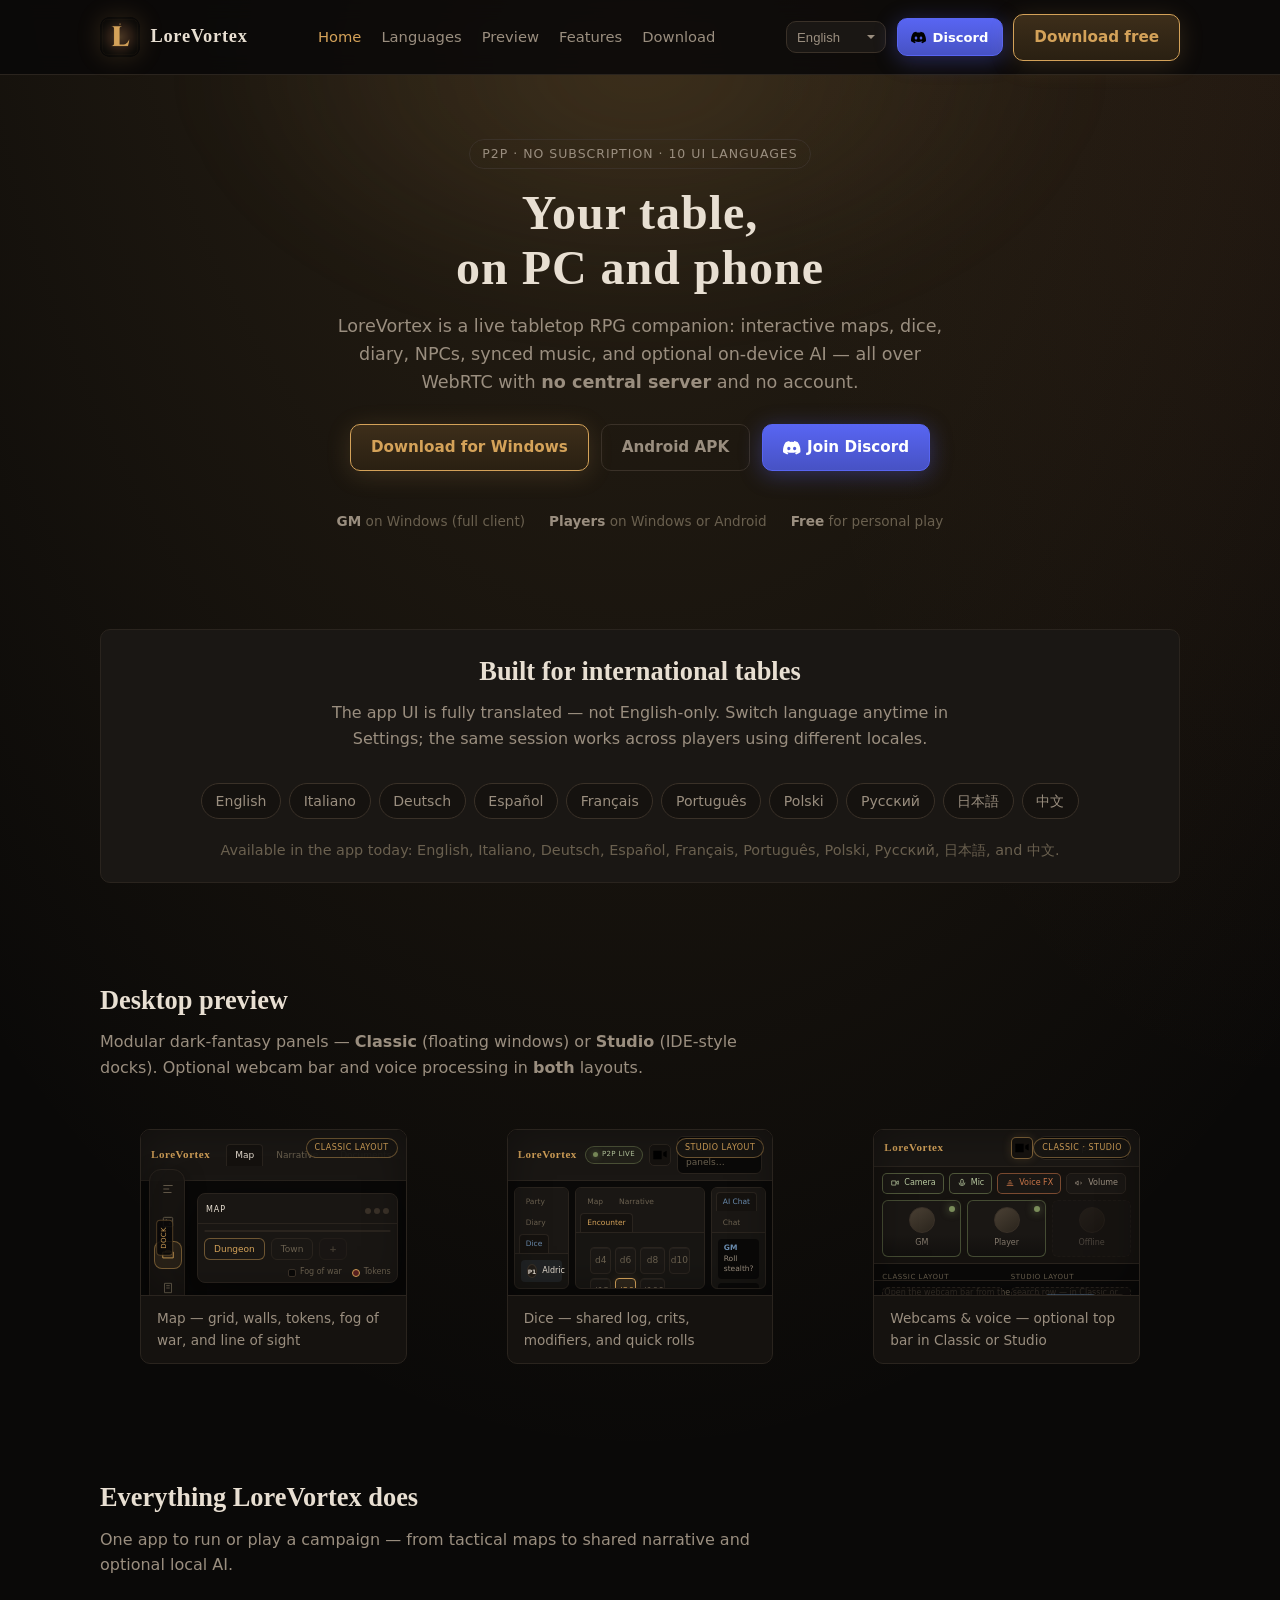
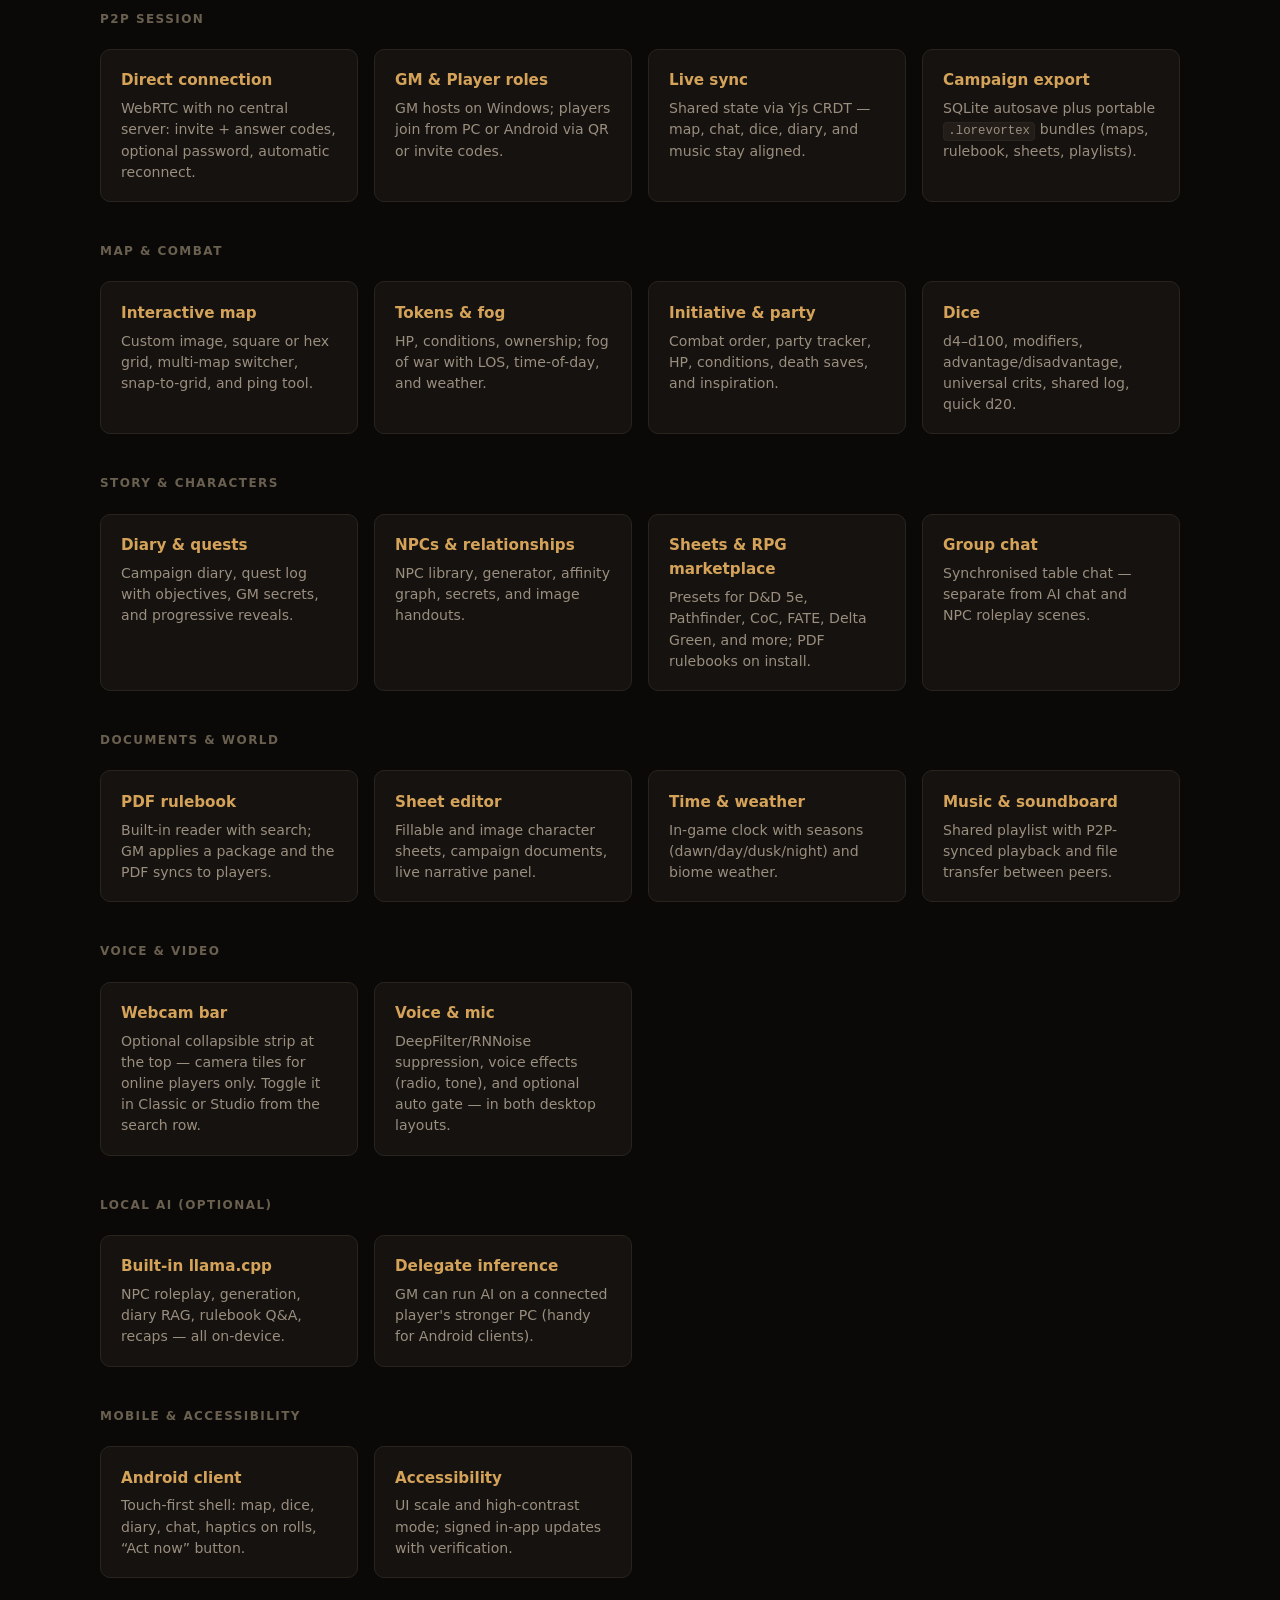
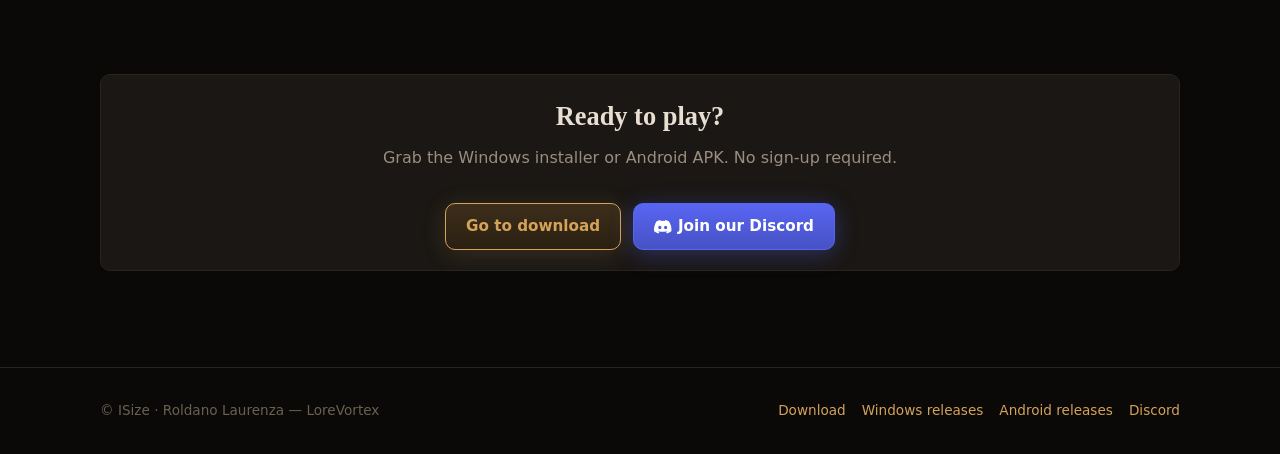
<file: index.html>
<!DOCTYPE html>
<html lang="en">
  <head>
    <meta charset="utf-8" />
    <meta name="viewport" content="width=device-width, initial-scale=1" />
    <meta
      name="description"
      content="LoreVortex — peer-to-peer tabletop RPG companion. Interactive maps, dice, diary, local AI, voice & video. Windows + Android. No central server."
    />
    <title>LoreVortex — P2P TTRPG Companion</title>
    <link rel="icon" href="assets/img/logo.png" type="image/png" />
    <link rel="stylesheet" href="assets/css/site.css?v=9" />
    <link rel="stylesheet" href="assets/css/wireframes.css?v=9" />
  </head>
  <body data-page="home" data-page-title-key="meta.title" data-page-desc-key="meta.description">
    <div class="hero-glow" aria-hidden="true"></div>

    <header class="site-header">
      <div class="wrap">
        <a class="logo" href="index.html">
          <img class="logo-mark" src="assets/img/logo.png" alt="LoreVortex" width="40" height="40" />
          LoreVortex
        </a>
        <nav class="site-nav" aria-label="Main">
          <a href="index.html" aria-current="page" data-i18n="nav.home">Home</a>
          <a href="#languages" data-i18n="nav.languages">Languages</a>
          <a href="#preview" data-i18n="nav.preview">Preview</a>
          <a href="#features" data-i18n="nav.features">Features</a>
          <a href="download.html" data-i18n="nav.download">Download</a>
        </nav>
        <div class="header-actions">
          <label class="lang-switch">
            <span class="sr-only" data-i18n="lang.label">Language</span>
            <select id="lang-select" aria-label="Language"></select>
          </label>
          <a
            class="btn btn-discord btn-discord--header"
            href="https://discord.gg/zVXSP4YbWC"
            rel="noopener noreferrer"
            target="_blank"
            aria-label="Discord"
          >
            <img class="btn-icon" src="assets/img/discord-icon.svg" width="18" height="18" alt="" />
            <span class="btn-discord-label" data-i18n="nav.discord">Discord</span>
          </a>
          <a class="btn btn-primary" href="download.html" data-i18n="nav.downloadCta">Download free</a>
        </div>
      </div>
    </header>

    <main>
      <section class="hero">
        <div class="wrap hero-inner">
          <span class="hero-badge reveal" data-i18n="hero.badge">P2P · No subscription · 10 UI languages</span>
          <h1 class="reveal" data-i18n="hero.title" data-i18n-html>Your table,<br />on PC and phone</h1>
          <p class="hero-lead reveal" data-i18n="hero.lead" data-i18n-html>
            LoreVortex is a live tabletop RPG companion…
          </p>
          <div class="hero-actions reveal">
            <a class="btn btn-primary" href="download.html#windows" data-i18n="hero.btnWin">Download for Windows</a>
            <a class="btn btn-ghost" href="download.html#android" data-i18n="hero.btnApk">Android APK</a>
            <a
              class="btn btn-discord"
              href="https://discord.gg/zVXSP4YbWC"
              rel="noopener noreferrer"
              target="_blank"
            >
              <svg class="btn-icon" viewBox="0 0 24 24" aria-hidden="true">
                <path
                  fill="currentColor"
                  d="M20.317 4.37a19.791 19.791 0 0 0-4.885-1.515.074.074 0 0 0-.079.037c-.21.375-.444.864-.608 1.25a18.27 18.27 0 0 0-5.487 0 12.64 12.64 0 0 0-.617-1.25.077.077 0 0 0-.079-.037A19.736 19.736 0 0 0 3.677 4.37a.07.07 0 0 0-.032.027C.533 9.046-.32 13.58.099 18.057a.082.082 0 0 0 .031.057 19.9 19.9 0 0 0 5.993 3.03.078.078 0 0 0 .084-.028 14.09 14.09 0 0 0 1.226-1.994.076.076 0 0 0-.041-.106 13.107 13.107 0 0 1-1.872-.892.077.077 0 0 1-.008-.128 10.2 10.2 0 0 0 .372-.292.074.074 0 0 1 .077-.01c3.928 1.793 8.18 1.793 12.062 0a.074.074 0 0 1 .078.01c.12.098.246.198.373.292a.077.077 0 0 1-.006.127 12.299 12.299 0 0 1-1.873.892.077.077 0 0 0-.041.107c.36.698.772 1.362 1.225 1.993a.076.076 0 0 0 .084.028 19.839 19.839 0 0 0 6.002-3.03.077.077 0 0 0 .032-.054c.5-5.177-.838-9.674-3.549-13.66a.061.061 0 0 0-.031-.03zM8.02 15.33c-1.183 0-2.157-1.085-2.157-2.419 0-1.333.956-2.419 2.157-2.419 1.21 0 2.176 1.096 2.157 2.419 0 1.334-.956 2.419-2.157 2.419zm7.975 0c-1.183 0-2.157-1.085-2.157-2.419 0-1.333.955-2.419 2.157-2.419 1.21 0 2.176 1.096 2.157 2.419 0 1.334-.946 2.419-2.157 2.419z"
                />
              </svg>
              <span data-i18n="hero.btnDiscord">Join Discord</span>
            </a>
          </div>
          <div class="hero-meta reveal">
            <span data-i18n="hero.metaGm" data-i18n-html><strong>GM</strong> on Windows</span>
            <span data-i18n="hero.metaPlayers" data-i18n-html><strong>Players</strong> on Windows or Android</span>
            <span data-i18n="hero.metaFree" data-i18n-html><strong>Free</strong> for personal play</span>
          </div>
        </div>
      </section>

      <section id="languages" class="langs-section">
        <div class="wrap panel reveal">
          <h2 class="section-title" data-i18n="langs.title">Built for international tables</h2>
          <p class="section-lead" data-i18n="langs.lead">
            The app UI is fully translated — not English-only.
          </p>
          <ul class="lang-pills" aria-label="Supported UI languages">
            <li>English</li>
            <li>Italiano</li>
            <li>Deutsch</li>
            <li>Español</li>
            <li>Français</li>
            <li>Português</li>
            <li>Polski</li>
            <li>Русский</li>
            <li>日本語</li>
            <li>中文</li>
          </ul>
          <p class="langs-note" data-i18n="langs.note">
            Available in the app today: English, Italiano, Deutsch…
          </p>
        </div>
      </section>

      <section id="preview">
        <div class="wrap">
          <h2 class="section-title reveal" data-i18n="shots.title">Desktop preview</h2>
          <p class="section-lead reveal" data-i18n="shots.lead" data-i18n-html>
            Modular dark-fantasy panels — <strong>Classic</strong> or <strong>Studio</strong>. Optional webcam bar and voice processing in both.
          </p>
          <div class="shots">
            <!-- Classic: map panel -->
            <figure class="shot reveal">
              <div class="mock-app mock-app--classic" role="img" aria-labelledby="mock-map-cap">
                <span class="mock-layout-tag" data-i18n="mock.layoutClassic">Classic layout</span>
                <header class="mock-chrome">
                  <div class="mock-chrome-row">
                    <span class="mock-brand">LoreVortex</span>
                    <div class="mock-ws-tabs">
                      <span class="is-on" data-i18n="mock.tabMap">Map</span>
                      <span data-i18n="mock.tabNarr">Narrative</span>
                      <span data-i18n="mock.tabDocs">Documents</span>
                    </div>
                    <div class="mock-toolbar">
                      <span class="mock-p2p-dot" title="Connected"><span data-i18n="mock.p2p">P2P live</span></span>
                      <span class="mock-icon-btn" title="Webcam bar">
                        <svg viewBox="0 0 24 24"><path d="M4 7h10v10H4V7zm12 2 4-2v8l-4-2V9z"/></svg>
                      </span>
                      <span class="mock-search" data-i18n="mock.search">Search panels…</span>
                    </div>
                  </div>
                </header>
                <div class="mock-body">
                  <span class="mock-anno mock-anno--dock" aria-hidden="true">Dock</span>
                  <nav class="mock-rail" aria-hidden="true">
                    <span class="mock-rail-item"><svg viewBox="0 0 24 24"><path d="M4 6h16M4 12h10M4 18h14"/></svg></span>
                    <span class="mock-rail-item"><svg viewBox="0 0 24 24"><rect x="4" y="4" width="16" height="16" rx="2"/><circle cx="9" cy="9" r="1"/><circle cx="15" cy="15" r="1"/></svg></span>
                    <span class="mock-rail-item is-on"><svg viewBox="0 0 24 24"><path d="M3 7h18v10H3z"/><path d="M8 7V5h8v2"/></svg></span>
                    <span class="mock-rail-item"><svg viewBox="0 0 24 24"><path d="M6 4h12v16H6z"/><path d="M9 8h6M9 12h6"/></svg></span>
                  </nav>
                  <div class="mock-slide-panel mock-slide-panel--wide mock-float-panel">
                    <div class="mock-panel-grip" aria-hidden="true"></div>
                    <div class="mock-panel-title">
                      <span data-i18n="mock.tabMap">Map</span>
                      <div class="mock-panel-dots"><i></i><i></i><i></i></div>
                    </div>
                    <div class="mock-map-wrap">
                      <div class="mock-map-view">
                        <div class="mock-map-texture"></div>
                        <div class="mock-fog"></div>
                        <div class="mock-wall mock-wall--1"></div>
                        <div class="mock-wall mock-wall--2"></div>
                        <div class="mock-wall mock-wall--3"></div>
                        <div class="mock-los"></div>
                        <span class="mock-token mock-token--g mock-token--sel">GM</span>
                        <span class="mock-token mock-token--p">P1</span>
                        <span class="mock-token mock-token--n">NPC</span>
                        <span class="mock-ping"></span>
                        <span class="mock-anno mock-anno--los" data-i18n="mock.los">Line of sight</span>
                      </div>
                      <div class="mock-map-footer">
                        <span class="mock-pill is-on" data-i18n="mock.mapTab1">Dungeon</span>
                        <span class="mock-pill" data-i18n="mock.mapTab2">Town</span>
                        <span class="mock-pill mock-pill--add">+</span>
                        <div class="mock-legend">
                          <span><i class="mock-swatch mock-swatch--fog"></i><span data-i18n="mock.fog">Fog of war</span></span>
                          <span><i class="mock-swatch mock-swatch--tok"></i><span data-i18n="mock.tokens">Tokens</span></span>
                        </div>
                      </div>
                    </div>
                  </div>
                </div>
              </div>
              <figcaption id="mock-map-cap" data-i18n="shots.map">Map — grid, walls, tokens, fog of war, and line of sight</figcaption>
            </figure>

            <!-- Studio: dice in center tabs -->
            <figure class="shot reveal">
              <div class="mock-app mock-app--studio" role="img" aria-labelledby="mock-dice-cap">
                <span class="mock-layout-tag mock-layout-tag--studio" data-i18n="mock.layoutStudio">Studio layout</span>
                <header class="mock-chrome">
                  <div class="mock-chrome-row">
                    <span class="mock-brand">LoreVortex</span>
                    <div class="mock-toolbar" style="margin-left: auto">
                      <span class="mock-p2p-dot"><span data-i18n="mock.p2p">P2P live</span></span>
                      <span class="mock-icon-btn">
                        <svg viewBox="0 0 24 24"><path d="M4 7h10v10H4V7zm12 2 4-2v8l-4-2V9z"/></svg>
                      </span>
                      <span class="mock-search" data-i18n="mock.search">Search panels…</span>
                    </div>
                  </div>
                </header>
                <div class="mock-body mock-body--studio">
                  <aside class="mock-studio-col mock-studio-col--left">
                    <div class="mock-studio-tabs">
                      <span data-i18n="mock.tabParty">Party</span>
                      <span data-i18n="mock.tabDiary">Diary</span>
                      <span class="is-on" data-i18n="mock.dicePanel">Dice</span>
                    </div>
                    <div class="mock-studio-list">
                      <span class="is-on"><i>P1</i> Aldric</span>
                      <span><i>P2</i> Mira</span>
                      <span><i>GM</i> Narrator</span>
                    </div>
                  </aside>
                  <div class="mock-studio-col mock-studio-col--center">
                    <div class="mock-studio-tabs mock-studio-tabs--center">
                      <span data-i18n="mock.tabMap">Map</span>
                      <span data-i18n="mock.tabNarr">Narrative</span>
                      <span class="is-on" data-i18n="mock.tabEncounter">Encounter</span>
                    </div>
                    <div class="mock-studio-center">
                      <div class="mock-dice-grid">
                        <span class="mock-die">d4</span><span class="mock-die">d6</span><span class="mock-die">d8</span><span class="mock-die">d10</span>
                        <span class="mock-die">d12</span><span class="mock-die is-on">d20</span><span class="mock-die">d100</span>
                      </div>
                      <div class="mock-dice-row">
                        <span class="mock-input">2</span>
                        <span class="mock-input mock-input--mod">+5</span>
                        <span class="mock-btn-roll" data-i18n="mock.roll">Roll</span>
                      </div>
                      <div class="mock-log">
                        <div class="mock-log-line is-ok">
                          <strong>Aldric</strong> · d20 → <em>18</em> +5 = <strong>23</strong>
                        </div>
                        <div class="mock-log-line is-crit">
                          <strong>Mira</strong> · d20 → <em>1</em> · <span data-i18n="mock.critFail">crit fail</span>
                        </div>
                        <div class="mock-log-line">
                          <strong>GM</strong> · <span data-i18n="mock.perception">Perception</span> · 14
                        </div>
                      </div>
                    </div>
                  </div>
                  <aside class="mock-studio-col mock-studio-col--right">
                    <div class="mock-studio-tabs">
                      <span class="is-on" data-i18n="mock.tabAi">AI Chat</span>
                      <span data-i18n="mock.tabChat">Chat</span>
                    </div>
                    <div class="mock-studio-chat">
                      <p><strong>GM</strong> Roll stealth?</p>
                      <p><strong>P1</strong> On it.</p>
                    </div>
                  </aside>
                </div>
              </div>
              <figcaption id="mock-dice-cap" data-i18n="shots.dice">Dice — shared log, crits, modifiers, and quick rolls</figcaption>
            </figure>

            <!-- Webcam + voice: Classic or Studio -->
            <figure class="shot reveal">
              <div class="mock-app mock-app--av" role="img" aria-labelledby="mock-av-cap">
                <span class="mock-layout-tag" data-i18n="mock.layoutBoth">Classic · Studio</span>
                <header class="mock-chrome">
                  <div class="mock-chrome-row">
                    <span class="mock-brand">LoreVortex</span>
                    <div class="mock-toolbar" style="margin-left: auto">
                      <span class="mock-icon-btn is-on">
                        <svg viewBox="0 0 24 24"><path d="M4 7h10v10H4V7zm12 2 4-2v8l-4-2V9z"/></svg>
                      </span>
                      <span class="mock-search" data-i18n="mock.search">Search panels…</span>
                    </div>
                  </div>
                </header>
                <div class="mock-body mock-body--av">
                  <div class="mock-webcam-bar">
                    <div class="mock-webcam-controls">
                      <span class="mock-ctrl is-on">
                        <svg viewBox="0 0 24 24"><path d="M4 7h10v10H4V7zm12 2 4-2v8l-4-2V9z"/></svg>
                        <span data-i18n="mock.cam">Camera</span>
                      </span>
                      <span class="mock-ctrl is-on">
                        <svg viewBox="0 0 24 24"><path d="M12 3a3 3 0 0 1 3 3v6a3 3 0 0 1-6 0V6a3 3 0 0 1 3-3z"/><path d="M5 11a7 7 0 0 0 14 0"/></svg>
                        <span data-i18n="mock.mic">Mic</span>
                      </span>
                      <span class="mock-ctrl is-fx">
                        <svg viewBox="0 0 24 24"><path d="M4 18h16M6 14h12M8 10h8M10 6h4"/></svg>
                        <span data-i18n="mock.voiceFx">Voice FX</span>
                      </span>
                      <span class="mock-ctrl">
                        <svg viewBox="0 0 24 24"><path d="M4 10v4h2l4 3V7L6 10H4z"/><path d="M16 9a4 4 0 0 1 0 6"/></svg>
                        <span data-i18n="mock.volume">Volume</span>
                      </span>
                    </div>
                    <div class="mock-webcam-tiles">
                      <div class="mock-tile is-live">
                        <span class="mock-tile-live"></span>
                        <span class="mock-tile-av"></span>
                        <span class="mock-tile-name">GM</span>
                      </div>
                      <div class="mock-tile is-live">
                        <span class="mock-tile-live"></span>
                        <span class="mock-tile-av"></span>
                        <span class="mock-tile-name" data-i18n="mock.player">Player</span>
                      </div>
                      <div class="mock-tile is-empty">
                        <span class="mock-tile-av"></span>
                        <span class="mock-tile-name" data-i18n="mock.offline">Offline</span>
                      </div>
                    </div>
                  </div>
                  <div class="mock-compare">
                    <div class="mock-compare-pane">
                      <span class="mock-compare-label" data-i18n="mock.layoutClassic">Classic</span>
                      <div class="mock-compare-classic">
                        <div class="mock-rail mock-rail--mini" aria-hidden="true">
                          <span class="mock-rail-item is-on"></span>
                          <span class="mock-rail-item"></span>
                        </div>
                        <div class="mock-mini-panel"></div>
                      </div>
                    </div>
                    <div class="mock-compare-pane">
                      <span class="mock-compare-label" data-i18n="mock.layoutStudio">Studio</span>
                      <div class="mock-compare-studio">
                        <span></span><span class="is-on"></span><span></span>
                      </div>
                    </div>
                  </div>
                  <p class="mock-footnote mock-footnote--av" data-i18n="mock.avCallout">
                    Toggle the webcam bar from the search row — in Classic or Studio. Only online players appear; mic noise suppression and voice effects apply in both layouts.
                  </p>
                </div>
              </div>
              <figcaption id="mock-av-cap" data-i18n="shots.av">Webcams &amp; voice — optional bar in Classic or Studio</figcaption>
            </figure>
          </div>
        </div>
      </section>

      <section id="features">
        <div class="wrap">
          <h2 class="section-title reveal" data-i18n="feat.title">Everything LoreVortex does</h2>
          <p class="section-lead reveal" data-i18n="feat.lead">One app to run or play a campaign…</p>

          <div class="feature-grid">
            <h3 class="feature-group-title reveal" data-i18n="feat.g.p2p">P2P session</h3>
            <article class="feature-card reveal">
              <h3 data-i18n="feat.p2p1.t">Direct connection</h3>
              <p data-i18n="feat.p2p1.d">WebRTC with no central server…</p>
            </article>
            <article class="feature-card reveal">
              <h3 data-i18n="feat.p2p2.t">GM & Player roles</h3>
              <p data-i18n="feat.p2p2.d">GM hosts on Windows…</p>
            </article>
            <article class="feature-card reveal">
              <h3 data-i18n="feat.p2p3.t">Live sync</h3>
              <p data-i18n="feat.p2p3.d">Shared state via Yjs CRDT…</p>
            </article>
            <article class="feature-card reveal">
              <h3 data-i18n="feat.p2p4.t">Campaign export</h3>
              <p data-i18n="feat.p2p4.d" data-i18n-html>SQLite autosave plus…</p>
            </article>

            <h3 class="feature-group-title reveal" data-i18n="feat.g.map">Map & combat</h3>
            <article class="feature-card reveal">
              <h3 data-i18n="feat.map1.t">Interactive map</h3>
              <p data-i18n="feat.map1.d">Custom image, square or hex grid…</p>
            </article>
            <article class="feature-card reveal">
              <h3 data-i18n="feat.map2.t">Tokens & fog</h3>
              <p data-i18n="feat.map2.d">HP, conditions, ownership…</p>
            </article>
            <article class="feature-card reveal">
              <h3 data-i18n="feat.map3.t">Initiative & party</h3>
              <p data-i18n="feat.map3.d">Combat order, party tracker…</p>
            </article>
            <article class="feature-card reveal">
              <h3 data-i18n="feat.map4.t">Dice</h3>
              <p data-i18n="feat.map4.d">d4–d100, modifiers…</p>
            </article>

            <h3 class="feature-group-title reveal" data-i18n="feat.g.narr">Story & characters</h3>
            <article class="feature-card reveal">
              <h3 data-i18n="feat.narr1.t">Diary & quests</h3>
              <p data-i18n="feat.narr1.d">Campaign diary, quest log…</p>
            </article>
            <article class="feature-card reveal">
              <h3 data-i18n="feat.narr2.t">NPCs & relationships</h3>
              <p data-i18n="feat.narr2.d">NPC library, generator…</p>
            </article>
            <article class="feature-card reveal">
              <h3 data-i18n="feat.narr3.t">Sheets & RPG marketplace</h3>
              <p data-i18n="feat.narr3.d">Presets for D&D 5e…</p>
            </article>
            <article class="feature-card reveal">
              <h3 data-i18n="feat.narr4.t">Group chat</h3>
              <p data-i18n="feat.narr4.d">Synchronised table chat…</p>
            </article>

            <h3 class="feature-group-title reveal" data-i18n="feat.g.docs">Documents & world</h3>
            <article class="feature-card reveal">
              <h3 data-i18n="feat.doc1.t">PDF rulebook</h3>
              <p data-i18n="feat.doc1.d">Built-in reader with search…</p>
            </article>
            <article class="feature-card reveal">
              <h3 data-i18n="feat.doc2.t">Sheet editor</h3>
              <p data-i18n="feat.doc2.d">Fillable character sheets…</p>
            </article>
            <article class="feature-card reveal">
              <h3 data-i18n="feat.doc3.t">Time & weather</h3>
              <p data-i18n="feat.doc3.d">In-game clock with seasons…</p>
            </article>
            <article class="feature-card reveal">
              <h3 data-i18n="feat.doc4.t">Music & soundboard</h3>
              <p data-i18n="feat.doc4.d">Shared playlist with P2P sync…</p>
            </article>

            <h3 class="feature-group-title reveal" data-i18n="feat.g.stream">Voice & video</h3>
            <article class="feature-card reveal">
              <h3 data-i18n="feat.str1.t">Webcam bar</h3>
              <p data-i18n="feat.str1.d">Optional collapsible strip at the top — camera tiles for online players only. Toggle it in Classic or Studio from the search row.</p>
            </article>
            <article class="feature-card reveal">
              <h3 data-i18n="feat.str2.t">Voice & mic</h3>
              <p data-i18n="feat.str2.d">DeepFilter/RNNoise processing…</p>
            </article>

            <h3 class="feature-group-title reveal" data-i18n="feat.g.ai">Local AI (optional)</h3>
            <article class="feature-card reveal">
              <h3 data-i18n="feat.ai1.t">Built-in llama.cpp</h3>
              <p data-i18n="feat.ai1.d">NPC roleplay, generation…</p>
            </article>
            <article class="feature-card reveal">
              <h3 data-i18n="feat.ai2.t">Delegate inference</h3>
              <p data-i18n="feat.ai2.d">GM can run AI on a player's PC…</p>
            </article>

            <h3 class="feature-group-title reveal" data-i18n="feat.g.mobile">Mobile & accessibility</h3>
            <article class="feature-card reveal">
              <h3 data-i18n="feat.mob1.t">Android client</h3>
              <p data-i18n="feat.mob1.d">Touch-first shell…</p>
            </article>
            <article class="feature-card reveal">
              <h3 data-i18n="feat.mob2.t">Accessibility</h3>
              <p data-i18n="feat.mob2.d">UI scale and high contrast…</p>
            </article>
          </div>
        </div>
      </section>

      <section>
        <div class="wrap panel cta-panel reveal">
          <h2 class="section-title" data-i18n="cta.title">Ready to play?</h2>
          <p class="section-lead" data-i18n="cta.lead">Grab the Windows installer or Android APK.</p>
          <div class="cta-actions">
            <a class="btn btn-primary" href="download.html" data-i18n="cta.btn">Go to download</a>
            <a
              class="btn btn-discord"
              href="https://discord.gg/zVXSP4YbWC"
              rel="noopener noreferrer"
              target="_blank"
            >
              <svg class="btn-icon" viewBox="0 0 24 24" aria-hidden="true">
                <path
                  fill="currentColor"
                  d="M20.317 4.37a19.791 19.791 0 0 0-4.885-1.515.074.074 0 0 0-.079.037c-.21.375-.444.864-.608 1.25a18.27 18.27 0 0 0-5.487 0 12.64 12.64 0 0 0-.617-1.25.077.077 0 0 0-.079-.037A19.736 19.736 0 0 0 3.677 4.37a.07.07 0 0 0-.032.027C.533 9.046-.32 13.58.099 18.057a.082.082 0 0 0 .031.057 19.9 19.9 0 0 0 5.993 3.03.078.078 0 0 0 .084-.028 14.09 14.09 0 0 0 1.226-1.994.076.076 0 0 0-.041-.106 13.107 13.107 0 0 1-1.872-.892.077.077 0 0 1-.008-.128 10.2 10.2 0 0 0 .372-.292.074.074 0 0 1 .077-.01c3.928 1.793 8.18 1.793 12.062 0a.074.074 0 0 1 .078.01c.12.098.246.198.373.292a.077.077 0 0 1-.006.127 12.299 12.299 0 0 1-1.873.892.077.077 0 0 0-.041.107c.36.698.772 1.362 1.225 1.993a.076.076 0 0 0 .084.028 19.839 19.839 0 0 0 6.002-3.03.077.077 0 0 0 .032-.054c.5-5.177-.838-9.674-3.549-13.66a.061.061 0 0 0-.031-.03zM8.02 15.33c-1.183 0-2.157-1.085-2.157-2.419 0-1.333.956-2.419 2.157-2.419 1.21 0 2.176 1.096 2.157 2.419 0 1.334-.956 2.419-2.157 2.419zm7.975 0c-1.183 0-2.157-1.085-2.157-2.419 0-1.333.955-2.419 2.157-2.419 1.21 0 2.176 1.096 2.157 2.419 0 1.334-.946 2.419-2.157 2.419z"
                />
              </svg>
              <span data-i18n="cta.btnDiscord">Join our Discord</span>
            </a>
          </div>
        </div>
      </section>
    </main>

    <footer class="site-footer">
      <div class="wrap">
        <span data-i18n="foot.copy">© ISize · Roldano Laurenza — LoreVortex</span>
        <div class="footer-links">
          <a href="download.html" data-i18n="nav.download">Download</a>
          <a href="https://github.com/ISizeITA/LoreVortex-releases/releases" rel="noopener" data-i18n="foot.win">Windows releases</a>
          <a href="https://github.com/ISizeITA/LoreVortex-Mobile/releases" rel="noopener" data-i18n="foot.and">Android releases</a>
          <a href="https://discord.gg/zVXSP4YbWC" rel="noopener" data-i18n="foot.discord">Discord</a>
        </div>
      </div>
    </footer>

    <script type="module">
      import { initSite } from "./assets/js/site.js?v=9";
      initSite();
    </script>
  </body>
</html>
</file>
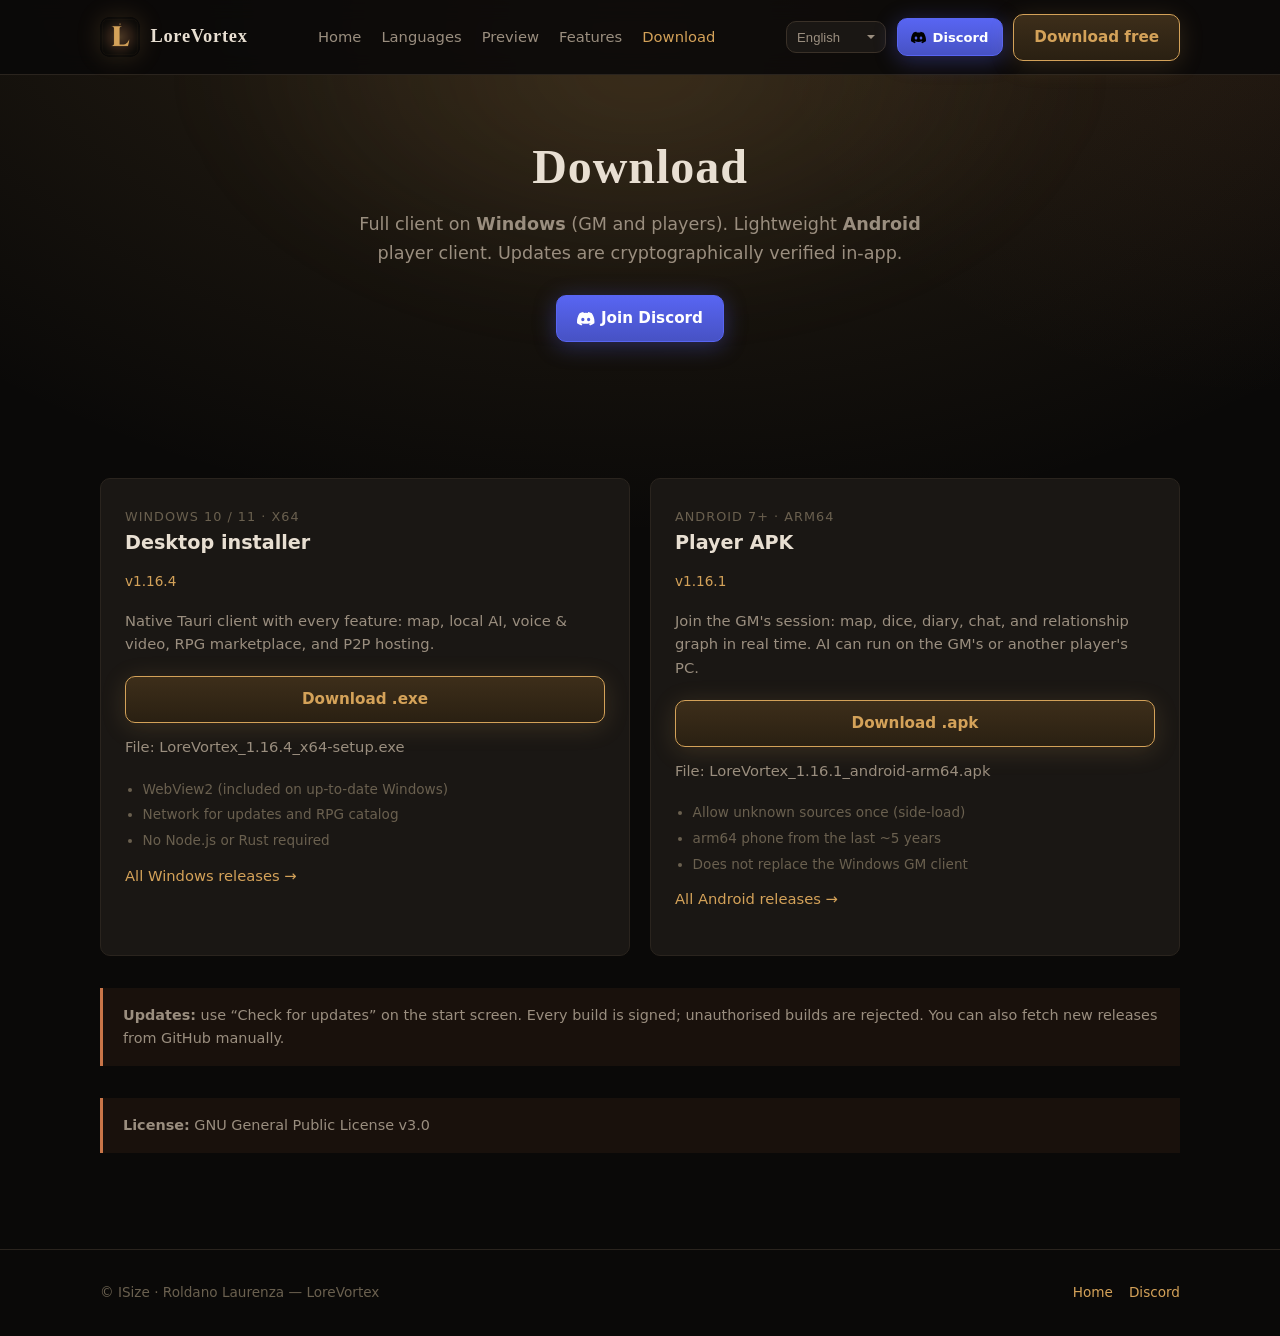
<file: download.html>
<!DOCTYPE html>
<html lang="en">
  <head>
    <meta charset="utf-8" />
    <meta name="viewport" content="width=device-width, initial-scale=1" />
    <meta
      name="description"
      content="Download LoreVortex — Windows installer (.exe) and Android APK. Free P2P TTRPG companion."
    />
    <title>Download — LoreVortex</title>
    <link rel="icon" href="assets/img/logo.png" type="image/png" />
    <link rel="stylesheet" href="assets/css/site.css?v=9" />
  </head>
  <body
    data-page="download"
    data-page-title-key="meta.downloadTitle"
    data-page-desc-key="meta.downloadDescription"
  >
    <div class="hero-glow" aria-hidden="true"></div>

    <header class="site-header">
      <div class="wrap">
        <a class="logo" href="index.html">
          <img class="logo-mark" src="assets/img/logo.png" alt="LoreVortex" width="40" height="40" />
          LoreVortex
        </a>
        <nav class="site-nav" aria-label="Main">
          <a href="index.html" data-i18n="nav.home">Home</a>
          <a href="index.html#languages" data-i18n="nav.languages">Languages</a>
          <a href="index.html#preview" data-i18n="nav.preview">Preview</a>
          <a href="index.html#features" data-i18n="nav.features">Features</a>
          <a href="download.html" aria-current="page" data-i18n="nav.download">Download</a>
        </nav>
        <div class="header-actions">
          <label class="lang-switch">
            <span class="sr-only" data-i18n="lang.label">Language</span>
            <select id="lang-select" aria-label="Language"></select>
          </label>
          <a
            class="btn btn-discord btn-discord--header"
            href="https://discord.gg/zVXSP4YbWC"
            rel="noopener noreferrer"
            target="_blank"
            aria-label="Discord"
          >
            <img class="btn-icon" src="assets/img/discord-icon.svg" width="18" height="18" alt="" />
            <span class="btn-discord-label" data-i18n="nav.discord">Discord</span>
          </a>
          <a class="btn btn-primary" href="#windows" data-i18n="nav.downloadCta">Download free</a>
        </div>
      </div>
    </header>

    <main>
      <section class="hero hero-compact">
        <div class="wrap hero-inner">
          <h1 class="reveal" data-i18n="dl.title">Download</h1>
          <p class="hero-lead" data-i18n="dl.lead" data-i18n-html>
            Full client on Windows…
          </p>
          <div class="hero-actions">
            <a
              class="btn btn-discord"
              href="https://discord.gg/zVXSP4YbWC"
              rel="noopener noreferrer"
              target="_blank"
            >
              <svg class="btn-icon" viewBox="0 0 24 24" aria-hidden="true">
                <path
                  fill="currentColor"
                  d="M20.317 4.37a19.791 19.791 0 0 0-4.885-1.515.074.074 0 0 0-.079.037c-.21.375-.444.864-.608 1.25a18.27 18.27 0 0 0-5.487 0 12.64 12.64 0 0 0-.617-1.25.077.077 0 0 0-.079-.037A19.736 19.736 0 0 0 3.677 4.37a.07.07 0 0 0-.032.027C.533 9.046-.32 13.58.099 18.057a.082.082 0 0 0 .031.057 19.9 19.9 0 0 0 5.993 3.03.078.078 0 0 0 .084-.028 14.09 14.09 0 0 0 1.226-1.994.076.076 0 0 0-.041-.106 13.107 13.107 0 0 1-1.872-.892.077.077 0 0 1-.008-.128 10.2 10.2 0 0 0 .372-.292.074.074 0 0 1 .077-.01c3.928 1.793 8.18 1.793 12.062 0a.074.074 0 0 1 .078.01c.12.098.246.198.373.292a.077.077 0 0 1-.006.127 12.299 12.299 0 0 1-1.873.892.077.077 0 0 0-.041.107c.36.698.772 1.362 1.225 1.993a.076.076 0 0 0 .084.028 19.839 19.839 0 0 0 6.002-3.03.077.077 0 0 0 .032-.054c.5-5.177-.838-9.674-3.549-13.66a.061.061 0 0 0-.031-.03zM8.02 15.33c-1.183 0-2.157-1.085-2.157-2.419 0-1.333.956-2.419 2.157-2.419 1.21 0 2.176 1.096 2.157 2.419 0 1.334-.956 2.419-2.157 2.419zm7.975 0c-1.183 0-2.157-1.085-2.157-2.419 0-1.333.955-2.419 2.157-2.419 1.21 0 2.176 1.096 2.157 2.419 0 1.334-.946 2.419-2.157 2.419z"
                />
              </svg>
              <span data-i18n="hero.btnDiscord">Join Discord</span>
            </a>
          </div>
        </div>
      </section>

      <section>
        <div class="wrap">
          <div class="download-grid">
            <article class="download-card" id="windows">
              <span class="platform" data-i18n="dl.win.platform">Windows 10 / 11 · x64</span>
              <h2 data-i18n="dl.win.h">Desktop installer</h2>
              <p class="version" data-release="desktop" data-role="version">…</p>
              <p data-i18n="dl.win.p">Native Tauri client with every feature…</p>
              <a
                class="btn btn-primary btn-shimmer"
                data-release="desktop"
                data-role="download"
                href="https://github.com/ISizeITA/LoreVortex-releases/releases/latest"
                data-i18n="dl.win.btn"
              >
                Download .exe
              </a>
              <p class="file-line">
                <span data-i18n="dl.win.file">File:</span>
                <span data-release="desktop" data-role="filename">—</span>
              </p>
              <ul class="req-list">
                <li data-i18n="dl.win.req1">WebView2</li>
                <li data-i18n="dl.win.req2">Network for updates</li>
                <li data-i18n="dl.win.req3">No Node.js required</li>
              </ul>
              <p class="card-link">
                <a data-release="desktop" data-role="page" href="#" data-i18n="dl.win.all">All Windows releases →</a>
              </p>
            </article>

            <article class="download-card" id="android">
              <span class="platform" data-i18n="dl.and.platform">Android 7+ · arm64</span>
              <h2 data-i18n="dl.and.h">Player APK</h2>
              <p class="version" data-release="mobile" data-role="version">…</p>
              <p data-i18n="dl.and.p">Join the GM's session…</p>
              <a
                class="btn btn-primary btn-shimmer"
                data-release="mobile"
                data-role="download"
                href="https://github.com/ISizeITA/LoreVortex-Mobile/releases/latest"
                data-i18n="dl.and.btn"
              >
                Download .apk
              </a>
              <p class="file-line">
                <span data-i18n="dl.and.file">File:</span>
                <span data-release="mobile" data-role="filename">—</span>
              </p>
              <ul class="req-list">
                <li data-i18n="dl.and.req1">Allow unknown sources once</li>
                <li data-i18n="dl.and.req2">arm64 phone</li>
                <li data-i18n="dl.and.req3">Not a GM client</li>
              </ul>
              <p class="card-link">
                <a data-release="mobile" data-role="page" href="#" data-i18n="dl.and.all">All Android releases →</a>
              </p>
            </article>
          </div>

          <div class="note" data-i18n="dl.noteUpdate" data-i18n-html>
            <strong>Updates:</strong> use “Check for updates”…
          </div>

          <div class="note note-frost" data-i18n="dl.noteLicense" data-i18n-html>
            <strong>License:</strong> GNU General Public License v3.0
          </div>
        </div>
      </section>
    </main>

    <footer class="site-footer">
      <div class="wrap">
        <span data-i18n="foot.copy">© ISize · Roldano Laurenza — LoreVortex</span>
        <div class="footer-links">
          <a href="index.html" data-i18n="nav.home">Home</a>
          <a href="https://discord.gg/zVXSP4YbWC" rel="noopener" data-i18n="foot.discord">Discord</a>
        </div>
      </div>
    </footer>

    <script type="module">
      import { initSite } from "./assets/js/site.js?v=9";
      initSite();
    </script>
  </body>
</html>
</file>
<file: assets/css/wireframes.css>
/* LoreVortex UI wireframes — schematic, not screenshots */

.mock-app {
  --mock-scale: 1;
  aspect-ratio: 16 / 10;
  background:
    radial-gradient(ellipse 90% 60% at 50% 0%, rgba(212, 162, 89, 0.06), transparent 55%),
    var(--bg-base);
  display: flex;
  flex-direction: column;
  font-size: clamp(8px, 1.05vw, 11px);
  color: var(--ink-muted);
  overflow: hidden;
  border-radius: 0;
  position: relative;
}

.mock-app::after {
  content: "";
  position: absolute;
  inset: 0;
  pointer-events: none;
  box-shadow: inset 0 0 40px rgba(0, 0, 0, 0.35);
  z-index: 6;
}

.shot .mock-app {
  animation: mockIn 0.65s cubic-bezier(0.22, 1, 0.36, 1) backwards;
}

.shot.reveal.is-visible .mock-app {
  animation-delay: 0.08s;
}

@keyframes mockIn {
  from {
    opacity: 0;
    transform: scale(0.97) translateY(6px);
  }
}

.mock-layout-tag--studio {
  border-color: rgba(106, 140, 175, 0.45);
  color: var(--accent-frost);
}

.mock-layout-tag {
  position: absolute;
  top: 8px;
  right: 8px;
  z-index: 5;
  padding: 3px 8px;
  border-radius: 999px;
  font-size: 8px;
  letter-spacing: 0.06em;
  text-transform: uppercase;
  border: 1px solid rgba(212, 162, 89, 0.45);
  color: var(--accent-amber);
  background: rgba(26, 23, 20, 0.92);
}

.mock-chrome {
  flex-shrink: 0;
  background: var(--bg-panel);
  border-bottom: 1px solid var(--border-subtle);
}

.mock-chrome-row {
  display: flex;
  align-items: center;
  gap: 8px;
  padding: 6px 10px;
  border-bottom: 1px solid rgba(42, 36, 30, 0.6);
}

.mock-chrome-row:last-child {
  border-bottom: none;
}

.mock-brand {
  font-family: Georgia, serif;
  font-weight: 700;
  color: var(--accent-amber);
  letter-spacing: 0.05em;
  white-space: nowrap;
}

.mock-ws-tabs {
  display: flex;
  gap: 4px;
  margin-left: 8px;
}

.mock-ws-tabs span {
  padding: 3px 8px;
  border-radius: 4px 4px 0 0;
  border: 1px solid transparent;
  border-bottom: none;
  color: var(--ink-faint);
  font-size: 9px;
}

.mock-ws-tabs span.is-on {
  color: var(--ink);
  background: var(--bg-surface);
  border-color: var(--border-subtle);
}

.mock-toolbar {
  display: flex;
  align-items: center;
  gap: 6px;
  margin-left: auto;
}

.mock-icon-btn {
  width: 22px;
  height: 22px;
  border-radius: 5px;
  border: 1px solid var(--border-subtle);
  background: var(--bg-surface);
  display: grid;
  place-items: center;
  color: var(--ink-faint);
}

.mock-icon-btn.is-on {
  color: var(--accent-amber);
  border-color: rgba(212, 162, 89, 0.55);
  box-shadow: 0 0 10px var(--glow);
}

.mock-search {
  flex: 1;
  max-width: 140px;
  padding: 4px 8px;
  border-radius: 6px;
  border: 1px solid var(--border-subtle);
  background: var(--bg-base);
  color: var(--ink-faint);
  font-size: 9px;
}

.mock-p2p-dot {
  display: inline-flex;
  align-items: center;
  gap: 4px;
  padding: 2px 7px;
  border-radius: 999px;
  border: 1px solid rgba(122, 140, 90, 0.45);
  background: rgba(122, 140, 90, 0.08);
  font-size: 7px;
  color: #b8c9a0;
  text-transform: uppercase;
  letter-spacing: 0.05em;
}

.mock-p2p-dot::before {
  content: "";
  width: 5px;
  height: 5px;
  border-radius: 50%;
  background: #7a8c5a;
  box-shadow: 0 0 6px rgba(122, 140, 90, 0.9);
  animation: p2pPulse 2s ease infinite;
}

@keyframes p2pPulse {
  0%,
  100% {
    opacity: 1;
  }
  50% {
    opacity: 0.45;
  }
}

.mock-body {
  flex: 1;
  display: flex;
  min-height: 0;
  position: relative;
  padding: 8px;
  gap: 8px;
}

/* Left dock rail (Classic) */
.mock-rail {
  width: 36px;
  flex-shrink: 0;
  display: flex;
  flex-direction: column;
  gap: 5px;
  padding: 5px 4px;
  background: rgba(26, 23, 20, 0.95);
  border: 1px solid var(--border-subtle);
  border-radius: 12px;
  align-self: center;
  box-shadow: 0 4px 20px rgba(0, 0, 0, 0.35);
}

.mock-rail-item {
  width: 28px;
  height: 28px;
  border-radius: 8px;
  border: 1px solid transparent;
  display: grid;
  place-items: center;
  color: var(--ink-faint);
}

.mock-rail-item svg {
  width: 14px;
  height: 14px;
  stroke: currentColor;
  fill: none;
  stroke-width: 1.6;
}

.mock-rail-item.is-on {
  color: var(--accent-amber);
  border-color: rgba(212, 162, 89, 0.5);
  background: rgba(212, 162, 89, 0.1);
}

/* Slide-out panel */
.mock-slide-panel {
  width: 42%;
  max-width: 200px;
  background: rgba(26, 23, 20, 0.97);
  border: 1px solid var(--border-subtle);
  border-radius: 8px;
  display: flex;
  flex-direction: column;
  box-shadow: 0 12px 40px rgba(0, 0, 0, 0.5);
  z-index: 2;
  align-self: stretch;
}

.mock-slide-panel--wide {
  width: 55%;
  max-width: none;
  flex: 1;
}

.mock-float-panel {
  margin: 4px 0 4px 4px;
  align-self: stretch;
}

.mock-panel-grip {
  height: 4px;
  margin: 4px auto 0;
  width: 28px;
  border-radius: 999px;
  background: var(--border);
  opacity: 0.7;
}

.mock-panel-title {
  display: flex;
  align-items: center;
  gap: 6px;
  padding: 6px 8px;
  border-bottom: 1px solid var(--border-subtle);
  font-size: 8px;
  letter-spacing: 0.12em;
  text-transform: uppercase;
  color: var(--ink);
}

.mock-panel-title span {
  flex: 1;
}

.mock-panel-dots {
  display: flex;
  gap: 3px;
}

.mock-panel-dots i {
  width: 6px;
  height: 6px;
  border-radius: 50%;
  background: var(--border);
  display: block;
}

/* Map canvas */
.mock-map-wrap {
  flex: 1;
  display: flex;
  flex-direction: column;
  min-width: 0;
  gap: 6px;
  padding: 6px;
}

.mock-map-texture {
  position: absolute;
  inset: 0;
  opacity: 0.35;
  background:
    radial-gradient(circle at 30% 40%, rgba(74, 48, 40, 0.25), transparent 45%),
    radial-gradient(circle at 70% 60%, rgba(40, 56, 48, 0.2), transparent 40%);
  pointer-events: none;
}

.mock-map-view {
  flex: 1;
  position: relative;
  border-radius: 6px;
  border: 1px solid var(--border-subtle);
  background-color: #0f0c0a;
  background-image:
    linear-gradient(rgba(58, 49, 40, 0.55) 1px, transparent 1px),
    linear-gradient(90deg, rgba(58, 49, 40, 0.55) 1px, transparent 1px);
  background-size: 22px 22px;
  overflow: hidden;
  box-shadow: inset 0 0 24px rgba(0, 0, 0, 0.45);
}

.mock-map-view::after {
  content: "";
  position: absolute;
  inset: 0;
  pointer-events: none;
  background: radial-gradient(ellipse at center, transparent 40%, rgba(10, 9, 8, 0.55));
}

.mock-wall {
  position: absolute;
  background: rgba(42, 36, 30, 0.85);
  border: 1px solid var(--border);
  border-radius: 2px;
}

.mock-wall--1 {
  top: 22%;
  left: 18%;
  width: 28%;
  height: 8%;
}

.mock-wall--2 {
  top: 48%;
  left: 52%;
  width: 10%;
  height: 32%;
}

.mock-wall--3 {
  top: 62%;
  left: 22%;
  width: 22%;
  height: 6%;
}

.mock-fog {
  position: absolute;
  inset: 0;
  pointer-events: none;
}

.mock-fog::before,
.mock-fog::after {
  content: "";
  position: absolute;
  width: 55%;
  height: 55%;
  background: radial-gradient(circle, transparent 20%, rgba(10, 9, 8, 0.88) 75%);
}

.mock-fog::before {
  top: -5%;
  left: -5%;
}

.mock-fog::after {
  bottom: -5%;
  right: -5%;
}

.mock-los {
  position: absolute;
  top: 32%;
  left: 40%;
  width: 90px;
  height: 90px;
  background: conic-gradient(from -40deg at 20% 80%, rgba(212, 162, 89, 0.14), transparent 55%);
  transform-origin: bottom left;
  pointer-events: none;
}

.mock-token {
  position: absolute;
  width: 28px;
  height: 28px;
  border-radius: 50%;
  border: 2px solid var(--accent-amber);
  display: grid;
  place-items: center;
  font-size: 8px;
  font-weight: 700;
  color: var(--ink);
  box-shadow: 0 0 14px var(--glow);
}

.mock-token::after {
  content: "";
  position: absolute;
  inset: -4px;
  border-radius: 50%;
  border: 1px solid rgba(212, 162, 89, 0.25);
}

.mock-token--p {
  top: 50%;
  left: 46%;
  background: #4a3028;
}

.mock-token--n {
  top: 58%;
  left: 62%;
  background: #5a2020;
  border-color: #c95555;
}

.mock-token--g {
  top: 38%;
  left: 32%;
  background: #283830;
  border-color: var(--accent-frost);
}

.mock-token--sel {
  box-shadow: 0 0 18px var(--glow), 0 0 0 2px rgba(212, 162, 89, 0.35);
}

.mock-pill--add {
  opacity: 0.55;
  font-weight: 700;
}

.mock-ping {
  position: absolute;
  top: 28%;
  left: 68%;
  width: 16px;
  height: 16px;
  border-radius: 50%;
  border: 2px solid var(--accent-amber);
  animation: pingPulse 1.8s ease infinite;
}

@keyframes pingPulse {
  0%,
  100% {
    transform: scale(1);
    opacity: 0.9;
  }
  50% {
    transform: scale(1.35);
    opacity: 0.35;
  }
}

.mock-map-footer {
  display: flex;
  align-items: center;
  gap: 6px;
  flex-wrap: wrap;
}

.mock-pill {
  padding: 3px 9px;
  border-radius: 6px;
  border: 1px solid var(--border-subtle);
  background: var(--bg-panel);
  font-size: 9px;
  color: var(--ink-faint);
}

.mock-pill.is-on {
  color: var(--accent-amber);
  border-color: rgba(212, 162, 89, 0.45);
}

.mock-legend {
  margin-left: auto;
  display: flex;
  gap: 10px;
  font-size: 8px;
  color: var(--ink-faint);
}

.mock-legend span {
  display: inline-flex;
  align-items: center;
  gap: 4px;
}

.mock-swatch {
  width: 8px;
  height: 8px;
  border-radius: 2px;
  display: inline-block;
}

.mock-swatch--fog {
  background: #0a0908;
  border: 1px solid var(--border);
}

.mock-swatch--tok {
  background: #5a2020;
  border-radius: 50%;
  border: 1px solid var(--accent-amber);
}

/* Dice panel internals */
.mock-dice-grid {
  display: grid;
  grid-template-columns: repeat(4, 1fr);
  gap: 4px;
  padding: 8px;
}

.mock-die {
  padding: 5px 0;
  text-align: center;
  border-radius: 4px;
  border: 1px solid var(--border-subtle);
  font-size: 9px;
  color: var(--ink-faint);
  background: var(--bg-panel);
  box-shadow: inset 0 1px 0 rgba(255, 255, 255, 0.04);
}

.mock-die.is-on {
  color: var(--accent-amber);
  border-color: var(--accent-amber);
  background: rgba(212, 162, 89, 0.12);
  box-shadow: 0 0 10px var(--glow);
}

.mock-dice-row {
  display: flex;
  gap: 6px;
  padding: 0 8px 8px;
  align-items: center;
}

.mock-input {
  padding: 4px 8px;
  border-radius: 4px;
  border: 1px solid var(--border-subtle);
  background: var(--bg-base);
  color: var(--ink);
  min-width: 28px;
  text-align: center;
}

.mock-input--mod {
  color: var(--accent-amber);
}

.mock-btn-roll {
  margin-left: auto;
  padding: 5px 12px;
  border-radius: 5px;
  border: 1px solid var(--accent-amber);
  background: linear-gradient(180deg, rgba(212, 162, 89, 0.22), rgba(212, 162, 89, 0.08));
  color: var(--accent-amber);
  font-weight: 700;
  font-size: 9px;
}

.mock-log {
  margin: 0 8px 8px;
  padding: 6px;
  border-radius: 5px;
  background: var(--bg-base);
  border: 1px solid var(--border-subtle);
  display: flex;
  flex-direction: column;
  gap: 4px;
}

.mock-log-line {
  padding: 4px 6px;
  border-radius: 3px;
  background: var(--bg-elevated);
  font-size: 8.5px;
  line-height: 1.4;
}

.mock-log-line strong {
  color: var(--ink);
}

.mock-log-line em {
  font-style: normal;
  color: var(--accent-amber);
  font-weight: 700;
}

.mock-log-line.is-crit {
  border-left: 2px solid var(--accent-blood);
  color: #e0a8a8;
}

.mock-log-line.is-ok strong:last-child {
  color: var(--accent-amber);
}

.mock-footnote {
  margin: 0;
  padding: 6px 8px 8px;
  font-size: 8px;
  color: var(--ink-faint);
  border-top: 1px dashed var(--border-subtle);
  line-height: 1.45;
}

.mock-canvas-bg {
  flex: 1;
  border-radius: 6px;
  border: 1px dashed rgba(58, 49, 40, 0.8);
  background: rgba(21, 18, 15, 0.5);
  min-width: 0;
}

/* Webcam strip */
.mock-webcam-bar {
  flex-shrink: 0;
  padding: 6px 8px;
  background: var(--bg-surface);
  border-bottom: 1px solid var(--border-subtle);
}

.mock-webcam-controls {
  display: flex;
  flex-wrap: wrap;
  gap: 5px;
  margin-bottom: 6px;
  align-items: center;
}

.mock-ctrl {
  display: inline-flex;
  align-items: center;
  gap: 4px;
  padding: 3px 7px;
  border-radius: 5px;
  border: 1px solid var(--border-subtle);
  background: var(--bg-panel);
  font-size: 8px;
  color: var(--ink-muted);
}

.mock-ctrl.is-on {
  border-color: rgba(122, 140, 90, 0.55);
  color: #b8c9a0;
}

.mock-ctrl.is-fx {
  border-color: rgba(201, 117, 72, 0.55);
  color: var(--accent-ember);
}

.mock-ctrl svg {
  width: 10px;
  height: 10px;
  stroke: currentColor;
  fill: none;
  stroke-width: 1.8;
}

.mock-webcam-tiles {
  display: grid;
  grid-template-columns: repeat(3, 1fr);
  gap: 6px;
}

.mock-tile {
  border-radius: 6px;
  border: 1px solid var(--border-subtle);
  background: var(--bg-panel);
  padding: 6px;
  display: flex;
  flex-direction: column;
  align-items: center;
  gap: 4px;
  position: relative;
  min-height: 54px;
}

.mock-tile.is-live {
  border-color: rgba(122, 140, 90, 0.45);
}

.mock-tile.is-empty {
  opacity: 0.4;
  border-style: dashed;
}

.mock-tile-av {
  width: 26px;
  height: 26px;
  border-radius: 50%;
  background: linear-gradient(145deg, #3a3228, #221c16);
  border: 1px solid var(--border);
}

.mock-tile-name {
  font-size: 8px;
  color: var(--ink-muted);
}

.mock-tile-live {
  position: absolute;
  top: 5px;
  right: 5px;
  width: 6px;
  height: 6px;
  border-radius: 50%;
  background: #7a8c5a;
  box-shadow: 0 0 8px rgba(122, 140, 90, 0.9);
}

.mock-body--av {
  flex-direction: column;
  padding: 0;
  gap: 0;
}

/* Studio IDE layout */
.mock-body--studio {
  padding: 6px;
  gap: 6px;
}

.mock-studio-col {
  display: flex;
  flex-direction: column;
  min-width: 0;
  background: rgba(26, 23, 20, 0.92);
  border: 1px solid var(--border-subtle);
  border-radius: 6px;
  overflow: hidden;
}

.mock-studio-col--left,
.mock-studio-col--right {
  width: 22%;
  flex-shrink: 0;
}

.mock-studio-col--center {
  flex: 1;
}

.mock-studio-tabs {
  display: flex;
  gap: 2px;
  padding: 4px 4px 0;
  border-bottom: 1px solid var(--border-subtle);
  background: var(--bg-panel);
  flex-wrap: wrap;
}

.mock-studio-tabs span {
  padding: 3px 6px;
  border-radius: 4px 4px 0 0;
  font-size: 7.5px;
  color: var(--ink-faint);
  border: 1px solid transparent;
  border-bottom: none;
}

.mock-studio-tabs span.is-on {
  color: var(--accent-frost);
  background: var(--bg-surface);
  border-color: var(--border-subtle);
}

.mock-studio-tabs--center span.is-on {
  color: var(--accent-amber);
}

.mock-studio-list {
  display: flex;
  flex-direction: column;
  gap: 3px;
  padding: 6px;
  flex: 1;
}

.mock-studio-list span {
  display: flex;
  align-items: center;
  gap: 5px;
  padding: 4px 6px;
  border-radius: 4px;
  font-size: 8px;
  color: var(--ink-faint);
}

.mock-studio-list span i {
  width: 14px;
  height: 14px;
  border-radius: 50%;
  display: grid;
  place-items: center;
  font-style: normal;
  font-size: 6px;
  font-weight: 700;
  background: var(--bg-elevated);
  border: 1px solid var(--border);
}

.mock-studio-list span.is-on {
  background: rgba(106, 140, 175, 0.12);
  color: var(--ink);
}

.mock-studio-center {
  padding: 6px;
  flex: 1;
  display: flex;
  flex-direction: column;
  gap: 6px;
  min-height: 0;
}

.mock-studio-chat {
  padding: 6px;
  flex: 1;
  display: flex;
  flex-direction: column;
  gap: 4px;
  font-size: 7.5px;
  line-height: 1.4;
}

.mock-studio-chat p {
  margin: 0;
  padding: 4px 6px;
  border-radius: 4px;
  background: var(--bg-base);
}

.mock-studio-chat strong {
  color: var(--accent-frost);
}

/* AV compare row */
.mock-compare {
  display: grid;
  grid-template-columns: 1fr 1fr;
  gap: 8px;
  padding: 8px;
  flex: 1;
  min-height: 0;
}

.mock-compare-label {
  display: block;
  font-size: 7px;
  letter-spacing: 0.08em;
  text-transform: uppercase;
  color: var(--ink-faint);
  margin-bottom: 4px;
}

.mock-compare-classic,
.mock-compare-studio {
  height: 52px;
  border-radius: 5px;
  border: 1px dashed var(--border-subtle);
  background: rgba(21, 18, 15, 0.6);
  position: relative;
  overflow: hidden;
}

.mock-compare-classic {
  display: flex;
  align-items: center;
  gap: 6px;
  padding: 6px;
}

.mock-rail--mini {
  width: auto;
  flex-direction: row;
  padding: 3px;
  align-self: auto;
  box-shadow: none;
}

.mock-rail--mini .mock-rail-item {
  width: 14px;
  height: 14px;
  border-radius: 4px;
}

.mock-rail--mini .mock-rail-item svg {
  display: none;
}

.mock-mini-panel {
  flex: 1;
  height: 36px;
  border-radius: 4px;
  border: 1px solid rgba(212, 162, 89, 0.35);
  background: rgba(212, 162, 89, 0.06);
  box-shadow: 0 4px 12px rgba(0, 0, 0, 0.35);
}

.mock-compare-studio {
  display: grid;
  grid-template-columns: 1fr 2fr 1fr;
  gap: 4px;
  padding: 6px;
}

.mock-compare-studio span {
  border-radius: 3px;
  background: var(--bg-panel);
  border: 1px solid var(--border-subtle);
}

.mock-compare-studio span.is-on {
  border-color: rgba(106, 140, 175, 0.45);
  background: rgba(106, 140, 175, 0.1);
}

.mock-footnote--av {
  margin: 0;
  padding: 6px 10px 8px;
  border-top: 1px solid var(--border-subtle);
}

.mock-tile.is-live .mock-tile-av {
  background: linear-gradient(145deg, #4a4034, #2a241c);
}

.mock-tile.is-live::after {
  content: "";
  position: absolute;
  inset: 0;
  background: linear-gradient(transparent 60%, rgba(10, 9, 8, 0.5));
  pointer-events: none;
  border-radius: 6px;
}

.mock-anno {
  position: absolute;
  z-index: 4;
  padding: 2px 6px;
  border-radius: 4px;
  font-size: 7px;
  letter-spacing: 0.04em;
  text-transform: uppercase;
  color: var(--accent-amber);
  background: rgba(10, 9, 8, 0.88);
  border: 1px solid rgba(212, 162, 89, 0.35);
  pointer-events: none;
}

.mock-anno--los {
  bottom: 38%;
  left: 52%;
}

.mock-anno--dock {
  left: 6px;
  top: 50%;
  transform: translateY(-50%) rotate(-90deg);
  transform-origin: center;
}

@media (max-width: 520px) {
  .mock-slide-panel {
    width: 50%;
  }

  .mock-webcam-tiles {
    grid-template-columns: 1fr 1fr;
  }

  .mock-studio-col--left,
  .mock-studio-col--right {
    width: 18%;
  }

  .mock-p2p-dot span {
    display: none;
  }
}

@media (prefers-reduced-motion: reduce) {
  .mock-ping,
  .mock-p2p-dot::before,
  .shot .mock-app {
    animation: none !important;
  }
}
</file>
<file: assets/css/site.css>
/* LoreVortex marketing site — matches app Tailwind palette */
:root {
  --bg-base: #0a0908;
  --bg-surface: #15120f;
  --bg-panel: #1a1714;
  --bg-elevated: #221d18;
  --border: #3a3128;
  --border-subtle: #2a241e;
  --ink: #e8dfd2;
  --ink-muted: #9a8e7f;
  --ink-faint: #6a604f;
  --accent-amber: #d4a259;
  --accent-ember: #c97548;
  --accent-blood: #8b2a2a;
  --accent-frost: #6a8caf;
  --glow: rgba(212, 162, 89, 0.18);
  --max-w: 1080px;
  --radius: 10px;
}

*,
*::before,
*::after {
  box-sizing: border-box;
}

html {
  scroll-behavior: smooth;
}

body {
  margin: 0;
  font-family: system-ui, -apple-system, "Segoe UI", Roboto, sans-serif;
  font-size: 1rem;
  line-height: 1.6;
  color: var(--ink);
  background: var(--bg-base);
  background-image:
    radial-gradient(ellipse 80% 50% at 50% -10%, var(--glow), transparent),
    radial-gradient(ellipse 40% 30% at 100% 0%, rgba(201, 117, 72, 0.08), transparent);
}

a {
  color: var(--accent-amber);
  text-decoration: none;
}

a:hover {
  text-decoration: underline;
}

img {
  max-width: 100%;
  height: auto;
  display: block;
}

.wrap {
  width: min(var(--max-w), calc(100% - 2rem));
  margin-inline: auto;
}

.site-header .wrap,
main,
.site-footer {
  position: relative;
  z-index: 1;
}

.site-header {
  position: sticky;
  top: 0;
  z-index: 10;
  border-bottom: 1px solid var(--border-subtle);
  background: rgba(10, 9, 8, 0.88);
  backdrop-filter: blur(10px);
}

.site-header .wrap {
  display: flex;
  align-items: center;
  justify-content: space-between;
  gap: 1rem;
  padding: 0.85rem 0;
}

.logo {
  display: flex;
  align-items: center;
  gap: 0.65rem;
  font-family: Georgia, "Times New Roman", serif;
  font-size: 1.15rem;
  font-weight: 700;
  letter-spacing: 0.04em;
  color: var(--ink);
  text-decoration: none;
}

.logo:hover {
  text-decoration: none;
  color: var(--accent-amber);
}

.logo-mark {
  width: 40px;
  height: 40px;
  border-radius: 10px;
  flex-shrink: 0;
  box-shadow: 0 0 24px var(--glow);
  animation: logoPulse 4s ease-in-out infinite;
}

@keyframes logoPulse {
  0%,
  100% {
    box-shadow: 0 0 16px rgba(212, 162, 89, 0.25);
  }
  50% {
    box-shadow: 0 0 28px rgba(212, 162, 89, 0.45);
  }
}

.header-actions {
  display: flex;
  align-items: center;
  gap: 0.65rem;
}

.lang-switch select {
  appearance: none;
  background: var(--bg-panel);
  border: 1px solid var(--border);
  border-radius: var(--radius);
  color: var(--ink-muted);
  font-size: 0.82rem;
  padding: 0.45rem 1.75rem 0.45rem 0.65rem;
  cursor: pointer;
  background-image: url("data:image/svg+xml,%3Csvg xmlns='http://www.w3.org/2000/svg' width='12' height='12' fill='%239a8e7f'%3E%3Cpath d='M2 4l4 4 4-4'/%3E%3C/svg%3E");
  background-repeat: no-repeat;
  background-position: right 0.5rem center;
  transition: border-color 0.2s, color 0.2s;
}

.lang-switch select:hover,
.lang-switch select:focus {
  border-color: var(--accent-amber);
  color: var(--ink);
  outline: none;
}

.sr-only {
  position: absolute;
  width: 1px;
  height: 1px;
  padding: 0;
  margin: -1px;
  overflow: hidden;
  clip: rect(0, 0, 0, 0);
  white-space: nowrap;
  border: 0;
}

/* Ambient hero glow (parallax via JS) */
.hero-glow {
  pointer-events: none;
  position: fixed;
  top: -20%;
  left: 50%;
  width: min(900px, 90vw);
  height: 500px;
  margin-left: -450px;
  background: radial-gradient(ellipse, rgba(212, 162, 89, 0.14) 0%, transparent 70%);
  filter: blur(40px);
  z-index: 0;
  animation: glowDrift 12s ease-in-out infinite alternate;
}

@keyframes glowDrift {
  from {
    transform: translate(0, 0) scale(1);
  }
  to {
    transform: translate(30px, 20px) scale(1.08);
  }
}

.hero-inner {
  position: relative;
  z-index: 1;
}

.hero-compact {
  padding: 2.5rem 0 1.5rem;
}

/* Scroll reveal — visible by default; hidden only when JS runs (html.js) */
.reveal {
  opacity: 1;
  transform: none;
}

html.js .reveal {
  opacity: 0;
  transform: translateY(28px);
  transition:
    opacity 0.65s cubic-bezier(0.22, 1, 0.36, 1),
    transform 0.65s cubic-bezier(0.22, 1, 0.36, 1);
  transition-delay: var(--reveal-delay, 0ms);
}

html.js .reveal.is-visible {
  opacity: 1;
  transform: translateY(0);
}

.hero-badge.reveal.is-visible {
  animation: badgeIn 0.8s ease backwards;
}

@keyframes badgeIn {
  from {
    opacity: 0;
    letter-spacing: 0.2em;
  }
  to {
    opacity: 1;
    letter-spacing: 0.08em;
  }
}

/* Language pills */
.langs-section .panel {
  text-align: center;
}

.langs-section .section-lead {
  margin-inline: auto;
}

.lang-pills {
  display: flex;
  flex-wrap: wrap;
  gap: 0.5rem;
  justify-content: center;
  list-style: none;
  margin: 0 0 1.25rem;
  padding: 0;
}

.lang-pills li {
  padding: 0.35rem 0.85rem;
  border-radius: 999px;
  border: 1px solid var(--border);
  background: var(--bg-surface);
  font-size: 0.88rem;
  color: var(--ink-muted);
  animation: pillFade 0.5s ease backwards;
  animation-delay: calc(var(--i, 0) * 60ms);
  transition: border-color 0.2s, color 0.2s, transform 0.2s;
}

.lang-pills li:hover {
  border-color: var(--accent-amber);
  color: var(--accent-amber);
  transform: translateY(-2px);
}

.lang-pills li:nth-child(1) { --i: 0; }
.lang-pills li:nth-child(2) { --i: 1; }
.lang-pills li:nth-child(3) { --i: 2; }
.lang-pills li:nth-child(4) { --i: 3; }
.lang-pills li:nth-child(5) { --i: 4; }
.lang-pills li:nth-child(6) { --i: 5; }
.lang-pills li:nth-child(7) { --i: 6; }
.lang-pills li:nth-child(8) { --i: 7; }
.lang-pills li:nth-child(9) { --i: 8; }
.lang-pills li:nth-child(10) { --i: 9; }

@keyframes pillFade {
  from {
    opacity: 0;
    transform: scale(0.92);
  }
}

.langs-note {
  margin: 0;
  font-size: 0.9rem;
  color: var(--ink-faint);
}

/* Feature card hover */
.feature-card {
  transition: border-color 0.25s, transform 0.25s, box-shadow 0.25s;
}

.feature-card:hover {
  border-color: rgba(212, 162, 89, 0.35);
  transform: translateY(-3px);
  box-shadow: 0 12px 32px rgba(0, 0, 0, 0.35);
}

.shot {
  transition: transform 0.35s ease, box-shadow 0.35s ease;
}

.shot:hover {
  transform: translateY(-4px) scale(1.01);
  box-shadow: 0 16px 40px rgba(0, 0, 0, 0.4);
}

/* Shimmer CTA */
.btn-shimmer {
  position: relative;
  overflow: hidden;
}

.btn-shimmer::after {
  content: "";
  position: absolute;
  inset: 0;
  background: linear-gradient(
    105deg,
    transparent 40%,
    rgba(212, 162, 89, 0.25) 50%,
    transparent 60%
  );
  transform: translateX(-100%);
  animation: shimmer 3s ease-in-out infinite;
}

@keyframes shimmer {
  0%,
  70%,
  100% {
    transform: translateX(-100%);
  }
  85% {
    transform: translateX(100%);
  }
}

.cta-panel {
  text-align: center;
}

.cta-panel .section-lead {
  margin-inline: auto;
}

.download-card {
  transition: border-color 0.25s, transform 0.25s;
}

.download-card:hover {
  border-color: rgba(212, 162, 89, 0.3);
}

.file-line,
.card-link {
  margin: 0.75rem 0 0;
  font-size: 0.82rem;
  color: var(--ink-faint);
}

.note-frost {
  border-left-color: var(--accent-frost);
  background: rgba(106, 140, 175, 0.08);
}

@media (prefers-reduced-motion: reduce) {
  html {
    scroll-behavior: auto;
  }

  html.js .reveal {
    opacity: 1;
    transform: none;
    transition: none;
  }

  .hero-glow,
  .logo-mark,
  .btn-shimmer::after,
  .lang-pills li {
    animation: none !important;
  }
}

code {
  font-family: ui-monospace, Consolas, monospace;
  font-size: 0.88em;
  padding: 0.1em 0.35em;
  border-radius: 4px;
  background: var(--bg-elevated);
  border: 1px solid var(--border-subtle);
}

.site-nav {
  display: flex;
  flex-wrap: wrap;
  gap: 0.35rem 1.25rem;
  font-size: 0.92rem;
}

.site-nav a {
  color: var(--ink-muted);
  text-decoration: none;
}

.site-nav a:hover,
.site-nav a[aria-current="page"] {
  color: var(--accent-amber);
}

.btn {
  display: inline-flex;
  align-items: center;
  justify-content: center;
  gap: 0.4rem;
  padding: 0.65rem 1.25rem;
  border-radius: var(--radius);
  border: 1px solid var(--border);
  font-weight: 600;
  font-size: 0.95rem;
  text-decoration: none;
  cursor: pointer;
  transition: background 0.15s, border-color 0.15s, transform 0.1s;
}

.btn:hover {
  text-decoration: none;
  transform: translateY(-1px);
}

.btn-primary {
  background: linear-gradient(180deg, #3d2e1a, #2a2012);
  border-color: var(--accent-amber);
  color: var(--accent-amber);
  box-shadow: 0 4px 24px var(--glow);
}

.btn-primary:hover {
  background: linear-gradient(180deg, #4a3820, #322618);
  color: #f0c878;
}

.btn-ghost {
  background: transparent;
  color: var(--ink-muted);
}

.btn-ghost:hover {
  color: var(--ink);
  border-color: var(--border);
}

.btn-discord,
a.btn.btn-discord {
  background: linear-gradient(180deg, #5865f2, #4752c4) !important;
  border-color: #5865f2 !important;
  color: #fff !important;
  box-shadow: 0 4px 22px rgba(88, 101, 242, 0.35);
}

.btn-discord:hover,
a.btn.btn-discord:hover {
  background: linear-gradient(180deg, #6875f5, #5865f2) !important;
  color: #fff !important;
  border-color: #7289da !important;
}

.btn-discord--header {
  padding: 0.45rem 0.85rem;
  font-size: 0.82rem;
}

.btn-discord--header .btn-discord-label {
  display: inline;
}

@media (max-width: 720px) {
  .btn-discord--header .btn-discord-label {
    display: none;
  }

  .btn-discord--header {
    padding: 0.45rem 0.55rem;
  }
}

.btn-icon {
  width: 1.15em;
  height: 1.15em;
  flex-shrink: 0;
  display: block;
}

.cta-actions {
  display: flex;
  flex-wrap: wrap;
  gap: 0.75rem;
  justify-content: center;
}

/* Hero */
.hero {
  padding: 4rem 0 3rem;
  text-align: center;
}

.hero-badge {
  display: inline-block;
  margin-bottom: 1rem;
  padding: 0.25rem 0.75rem;
  border: 1px solid var(--border);
  border-radius: 999px;
  font-size: 0.78rem;
  letter-spacing: 0.08em;
  text-transform: uppercase;
  color: var(--ink-muted);
}

.hero h1 {
  margin: 0 0 1rem;
  font-family: Georgia, serif;
  font-size: clamp(2rem, 5vw, 3rem);
  font-weight: 700;
  line-height: 1.15;
  letter-spacing: 0.02em;
}

.hero-lead {
  margin: 0 auto 1.75rem;
  max-width: 38rem;
  font-size: 1.1rem;
  color: var(--ink-muted);
}

.hero-actions {
  display: flex;
  flex-wrap: wrap;
  gap: 0.75rem;
  justify-content: center;
  margin-bottom: 2.5rem;
}

.hero-meta {
  display: flex;
  flex-wrap: wrap;
  gap: 1.5rem;
  justify-content: center;
  font-size: 0.85rem;
  color: var(--ink-faint);
}

.hero-meta strong {
  color: var(--ink-muted);
  font-weight: 600;
}

/* Sections */
section {
  padding: 3rem 0;
}

.section-title {
  margin: 0 0 0.5rem;
  font-family: Georgia, serif;
  font-size: 1.65rem;
}

.section-lead {
  margin: 0 0 2rem;
  max-width: 42rem;
  color: var(--ink-muted);
}

.panel {
  background: var(--bg-panel);
  border: 1px solid var(--border-subtle);
  border-radius: var(--radius);
  padding: 1.25rem 1.5rem;
}

/* Feature grid */
.feature-grid {
  display: grid;
  grid-template-columns: repeat(auto-fill, minmax(240px, 1fr));
  gap: 1rem;
}

.feature-card {
  background: var(--bg-surface);
  border: 1px solid var(--border-subtle);
  border-radius: var(--radius);
  padding: 1.15rem 1.25rem;
}

.feature-card h3 {
  margin: 0 0 0.35rem;
  font-size: 0.95rem;
  color: var(--accent-amber);
}

.feature-card p {
  margin: 0;
  font-size: 0.88rem;
  color: var(--ink-muted);
  line-height: 1.5;
}

.feature-group-title {
  grid-column: 1 / -1;
  margin: 1.5rem 0 0.25rem;
  font-size: 0.75rem;
  letter-spacing: 0.12em;
  text-transform: uppercase;
  color: var(--ink-faint);
}

.feature-group-title:first-child {
  margin-top: 0;
}

/* Screenshots */
.shots {
  display: grid;
  grid-template-columns: repeat(auto-fit, minmax(280px, 1fr));
  gap: 1.25rem;
}

.shot {
  border: 1px solid var(--border-subtle);
  border-radius: var(--radius);
  overflow: hidden;
  background: var(--bg-surface);
}

.shot img {
  width: 100%;
  aspect-ratio: 16 / 10;
  object-fit: cover;
  background: var(--bg-elevated);
}

.shot figcaption {
  padding: 0.75rem 1rem;
  font-size: 0.85rem;
  color: var(--ink-muted);
  border-top: 1px solid var(--border-subtle);
}

/* Download cards */
.download-grid {
  display: grid;
  grid-template-columns: repeat(auto-fit, minmax(280px, 1fr));
  gap: 1.25rem;
}

.download-card {
  background: var(--bg-panel);
  border: 1px solid var(--border-subtle);
  border-radius: var(--radius);
  padding: 1.5rem;
}

.download-card h2 {
  margin: 0 0 0.35rem;
  font-size: 1.2rem;
}

.download-card .platform {
  font-size: 0.8rem;
  color: var(--ink-faint);
  text-transform: uppercase;
  letter-spacing: 0.08em;
}

.download-card p {
  margin: 0.75rem 0 1.25rem;
  font-size: 0.92rem;
  color: var(--ink-muted);
}

.download-card .version {
  font-size: 0.85rem;
  color: var(--accent-amber);
  margin-bottom: 1rem;
}

.download-card .btn {
  width: 100%;
}

.download-card .btn[disabled] {
  opacity: 0.5;
  pointer-events: none;
}

.req-list {
  margin: 1rem 0 0;
  padding-left: 1.1rem;
  font-size: 0.85rem;
  color: var(--ink-faint);
}

.req-list li {
  margin-bottom: 0.25rem;
}

.note {
  margin-top: 2rem;
  padding: 1rem 1.25rem;
  border-left: 3px solid var(--accent-ember);
  background: rgba(201, 117, 72, 0.08);
  font-size: 0.9rem;
  color: var(--ink-muted);
}

/* Footer */
.site-footer {
  margin-top: 3rem;
  padding: 2rem 0;
  border-top: 1px solid var(--border-subtle);
  font-size: 0.85rem;
  color: var(--ink-faint);
}

.site-footer .wrap {
  display: flex;
  flex-wrap: wrap;
  gap: 1rem;
  justify-content: space-between;
  align-items: center;
}

.footer-links {
  display: flex;
  flex-wrap: wrap;
  gap: 1rem;
}

@media (max-width: 640px) {
  .site-nav {
    display: none;
  }

  .hero {
    padding-top: 2.5rem;
  }

  .header-actions .btn-primary {
    display: none;
  }

  .hero-glow {
    margin-left: -45vw;
    width: 90vw;
  }
}
</file>
